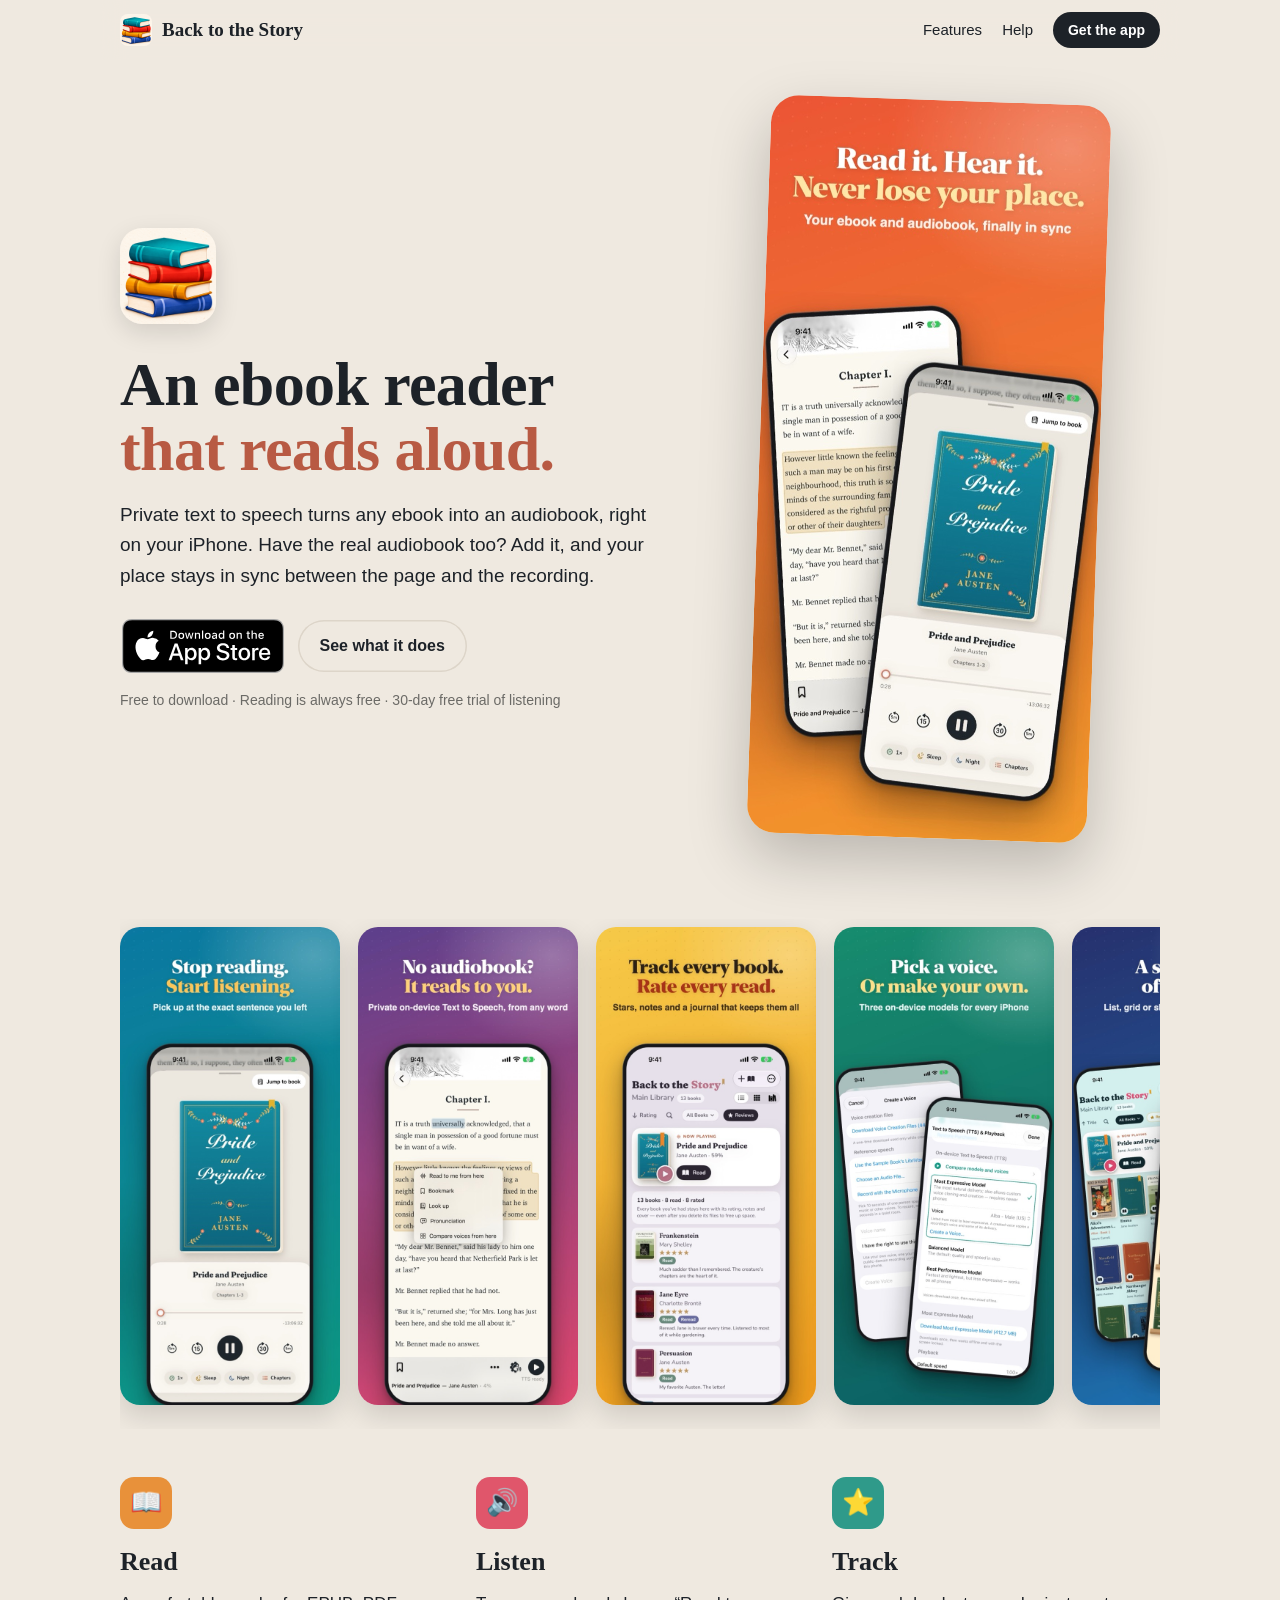
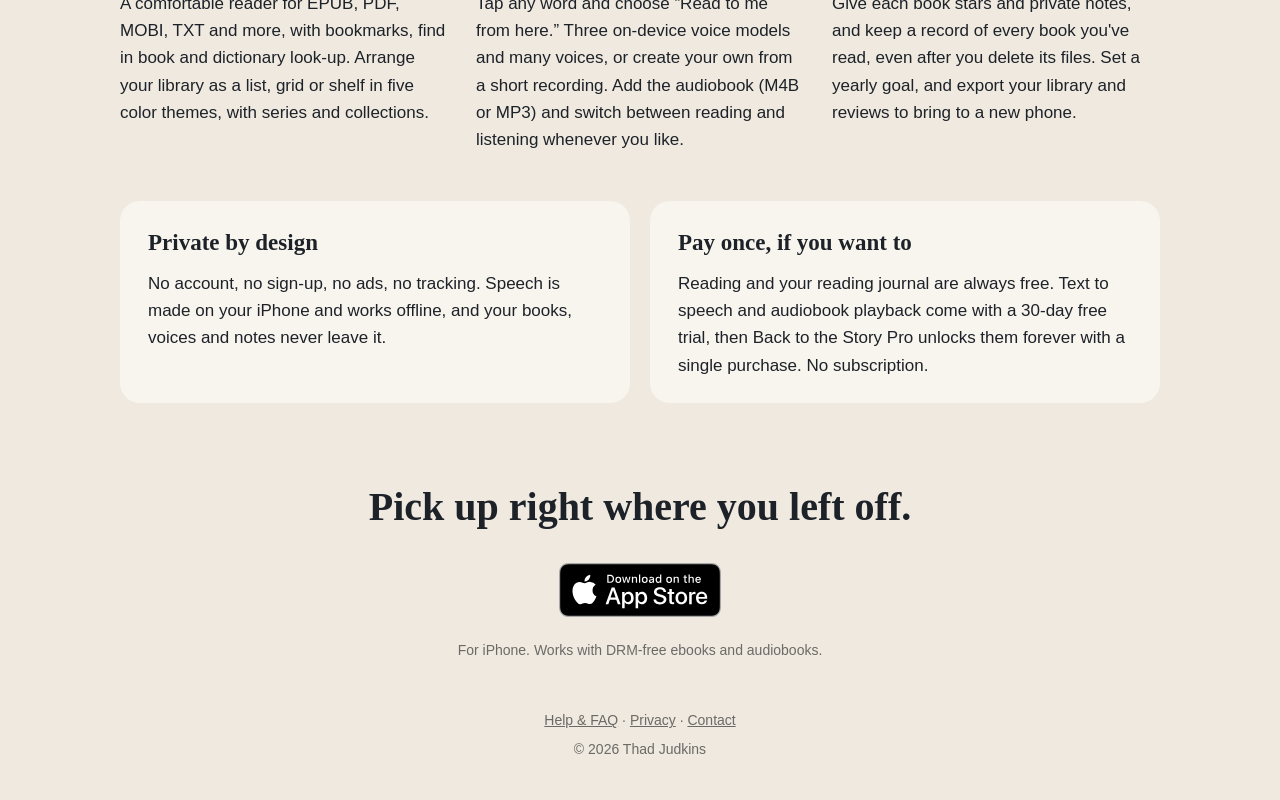
<file: index.html>
<!DOCTYPE html>
<html lang="en">
<head>
  <meta charset="utf-8">
  <meta name="viewport" content="width=device-width, initial-scale=1">
  <title>Back to the Story: an ebook reader that reads aloud</title>
  <meta name="description" content="Back to the Story is an iPhone ebook reader with private, on-device text to speech. Add the audiobook and your place stays in sync between page and recording. No account, no subscription.">
  <meta property="og:title" content="Back to the Story">
  <meta property="og:description" content="An ebook reader that reads aloud, privately on your iPhone, and keeps your audiobook in sync.">
  <meta property="og:image" content="https://backtothestory.com/img/02-hero.jpg">
  <meta property="og:url" content="https://backtothestory.com/">
  <meta name="apple-itunes-app" content="app-id=6811297859">
  <link rel="icon" href="img/icon.png">
  <link rel="apple-touch-icon" href="apple-touch-icon.png">
  <link rel="stylesheet" href="style.css">
</head>
<body class="home">
<nav class="topnav">
  <a class="brand" href="./"><img src="img/icon.png" alt="" width="32" height="32">Back to the Story</a>
  <div class="links">
    <a href="#features">Features</a>
    <a href="help.html">Help</a>
    <a class="btn btn-small" href="https://apps.apple.com/app/id6811297859">Get the app</a>
  </div>
</nav>

<section class="hero">
  <div class="hero-text">
    <img class="hero-icon" src="img/icon.png" alt="Back to the Story app icon" width="96" height="96">
    <h1>An ebook reader<br><em>that reads aloud.</em></h1>
    <p class="lede">Private text to speech turns any ebook into an audiobook, right on your iPhone. Have the real audiobook too? Add it, and your place stays in sync between the page and the recording.</p>
    <div class="cta">
      <a class="store-badge" href="https://apps.apple.com/app/id6811297859">
        <picture>
          <source media="(prefers-color-scheme: dark)" srcset="img/app-store-badge-white.svg">
          <img src="img/app-store-badge-black.svg" alt="Download on the App Store" width="162" height="54">
        </picture>
      </a>
      <a class="btn btn-ghost" href="#features">See what it does</a>
    </div>
    <p class="fine">Free to download · Reading is always free · 30-day free trial of listening</p>
  </div>
  <div class="hero-shot">
    <img src="img/02-hero.jpg" alt="Read it. Hear it. Never lose your place. The reader and audiobook player showing Pride and Prejudice." width="600" height="1304">
  </div>
</section>

<section class="gallery" aria-label="Screenshots">
  <div class="strip">
    <img src="img/03-listen.jpg" alt="Stop reading, start listening: pick up at the exact sentence you left" loading="lazy" width="600" height="1304">
    <img src="img/04-aloud.jpg" alt="No audiobook? It reads to you: private on-device text to speech from any word" loading="lazy" width="600" height="1304">
    <img src="img/05-track.jpg" alt="Track every book, rate every read: stars, notes and a reading journal" loading="lazy" width="600" height="1304">
    <img src="img/06-voices.jpg" alt="Pick a voice or make your own: three on-device voice models" loading="lazy" width="600" height="1304">
    <img src="img/07-shelf.jpg" alt="A shelf full of stories: list, grid or shelf views in five color themes" loading="lazy" width="600" height="1304">
    <img src="img/08-add.jpg" alt="Add a book in seconds: EPUB, PDF, MOBI, M4B, MP3 and more" loading="lazy" width="600" height="1304">
  </div>
</section>

<section id="features" class="features">
  <div class="feature">
    <div class="ficon" style="--c:#e8913a" aria-hidden="true">📖</div>
    <h2>Read</h2>
    <p>A comfortable reader for EPUB, PDF, MOBI, TXT and more, with bookmarks, find in book and dictionary look-up. Arrange your library as a list, grid or shelf in five color themes, with series and collections.</p>
  </div>
  <div class="feature">
    <div class="ficon" style="--c:#e0566b" aria-hidden="true">🔊</div>
    <h2>Listen</h2>
    <p>Tap any word and choose “Read to me from here.” Three on-device voice models and many voices, or create your own from a short recording. Add the audiobook (M4B or MP3) and switch between reading and listening whenever you like.</p>
  </div>
  <div class="feature">
    <div class="ficon" style="--c:#2f9a8a" aria-hidden="true">⭐</div>
    <h2>Track</h2>
    <p>Give each book stars and private notes, and keep a record of every book you've read, even after you delete its files. Set a yearly goal, and export your library and reviews to bring to a new phone.</p>
  </div>
</section>

<section class="promise">
  <div class="promise-card">
    <h2>Private by design</h2>
    <p>No account, no sign-up, no ads, no tracking. Speech is made on your iPhone and works offline, and your books, voices and notes never leave it.</p>
  </div>
  <div class="promise-card">
    <h2>Pay once, if you want to</h2>
    <p>Reading and your reading journal are always free. Text to speech and audiobook playback come with a 30-day free trial, then Back to the Story Pro unlocks them forever with a single purchase. No subscription.</p>
  </div>
</section>

<section class="closing">
  <h2>Pick up right where you left off.</h2>
  <a class="store-badge" href="https://apps.apple.com/app/id6811297859">
        <picture>
          <source media="(prefers-color-scheme: dark)" srcset="img/app-store-badge-white.svg">
          <img src="img/app-store-badge-black.svg" alt="Download on the App Store" width="162" height="54">
        </picture>
      </a>
  <p class="fine">For iPhone. Works with DRM-free ebooks and audiobooks.</p>
</section>

<footer>
  <a href="help.html">Help &amp; FAQ</a> · <a href="privacy.html">Privacy</a> · <a href="mailto:backtothestory.app@gmail.com">Contact</a>
  <div>&copy; 2026 Thad Judkins</div>
</footer>
</body>
</html>
</file>
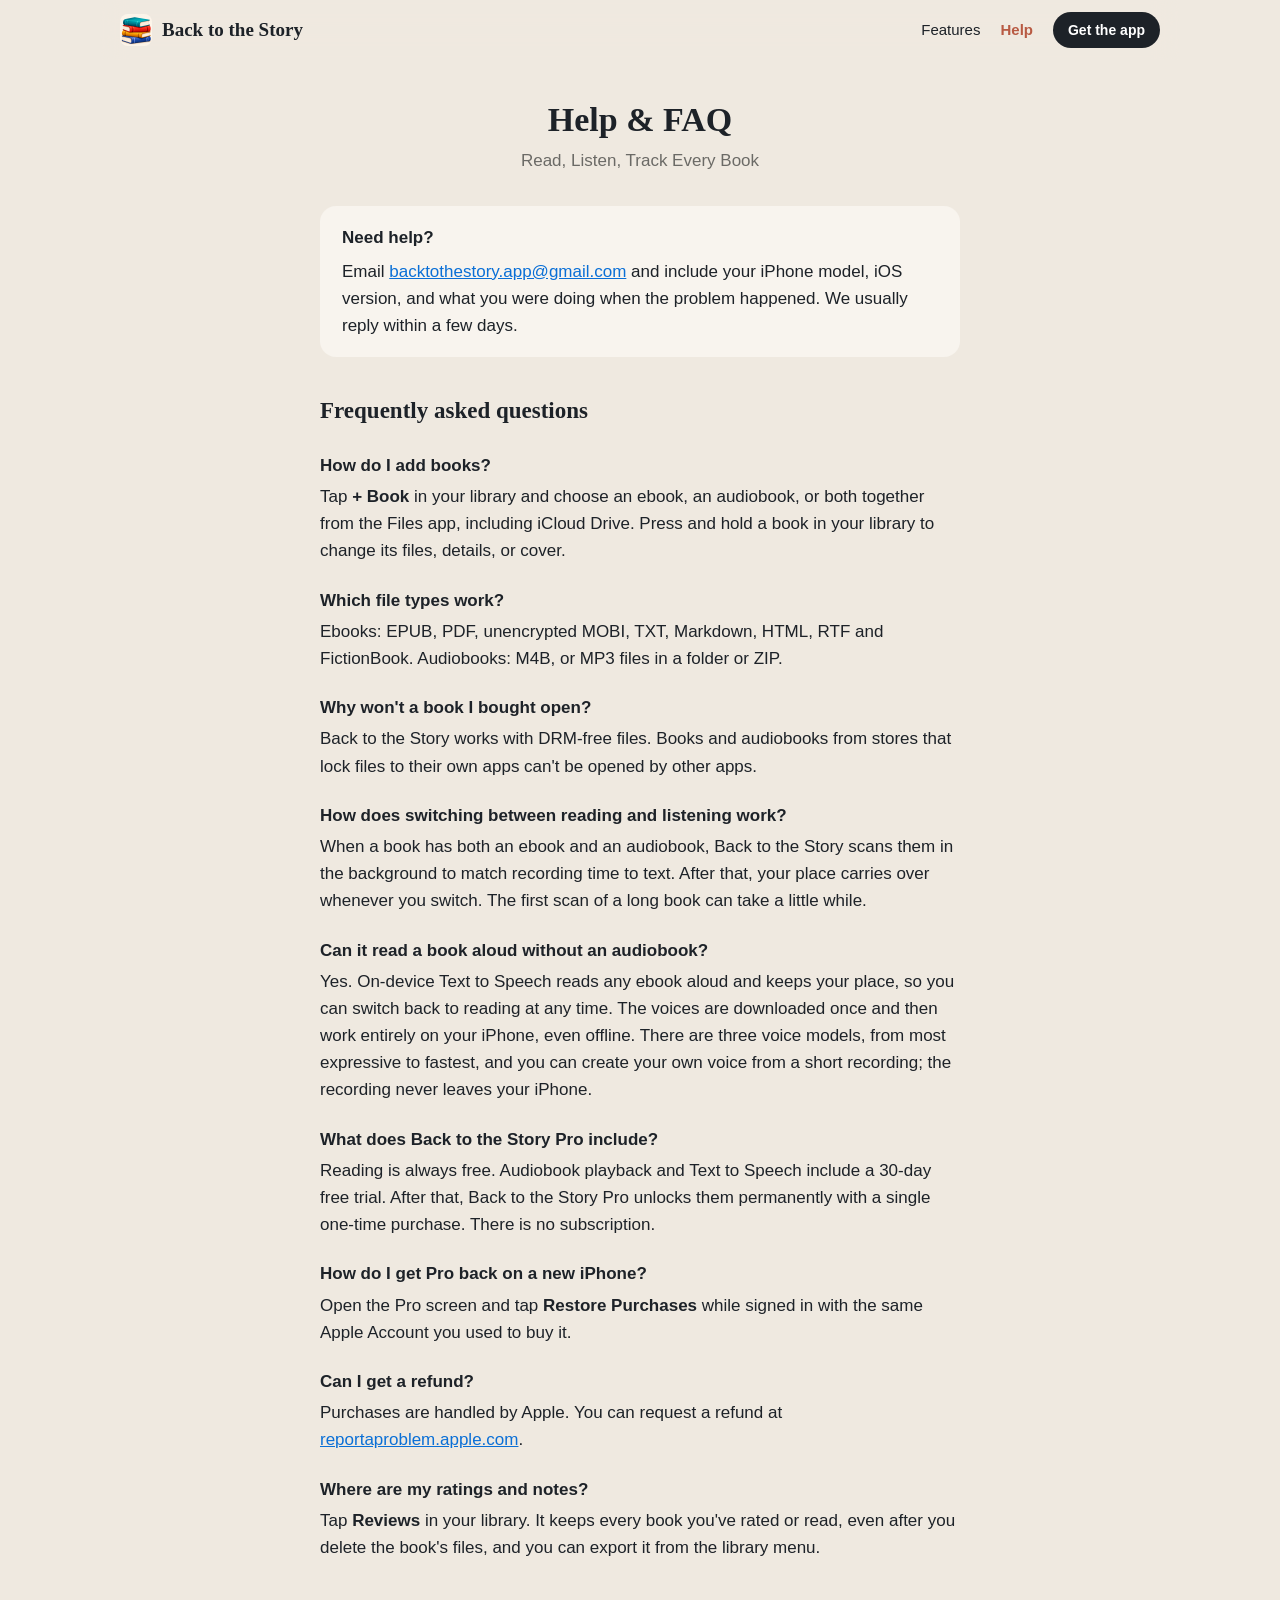
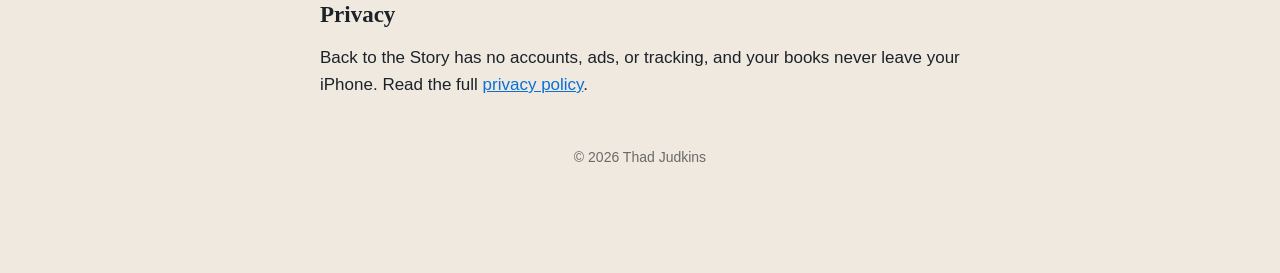
<file: help.html>
<!DOCTYPE html>
<html lang="en">
<head>
  <meta charset="utf-8">
  <meta name="viewport" content="width=device-width, initial-scale=1">
  <title>Back to the Story Help</title>
  <meta name="description" content="Help and contact information for Back to the Story, the iPhone app for reading, listening to and keeping track of your books.">
  <link rel="icon" href="img/icon.png">
  <link rel="apple-touch-icon" href="apple-touch-icon.png">
  <link rel="stylesheet" href="style.css">
</head>
<body>
<nav class="topnav">
  <a class="brand" href="./"><img src="img/icon.png" alt="" width="32" height="32">Back to the Story</a>
  <div class="links">
    <a href="./#features">Features</a>
    <a href="help.html" aria-current="page">Help</a>
    <a class="btn btn-small" href="https://apps.apple.com/app/id6811297859">Get the app</a>
  </div>
</nav>
<main>
  <header>
    <h1>Help &amp; FAQ</h1>
    <p class="sub">Read, Listen, Track Every Book</p>
  </header>

  <div class="card">
    <strong>Need help?</strong>
    <p style="margin:6px 0 0">Email <a href="mailto:backtothestory.app@gmail.com">backtothestory.app@gmail.com</a> and include your iPhone model, iOS version, and what you were doing when the problem happened. We usually reply within a few days.</p>
  </div>

  <h2>Frequently asked questions</h2>

  <h3>How do I add books?</h3>
  <p>Tap <strong>+ Book</strong> in your library and choose an ebook, an audiobook, or both together from the Files app, including iCloud Drive. Press and hold a book in your library to change its files, details, or cover.</p>

  <h3>Which file types work?</h3>
  <p>Ebooks: EPUB, PDF, unencrypted MOBI, TXT, Markdown, HTML, RTF and FictionBook. Audiobooks: M4B, or MP3 files in a folder or ZIP.</p>

  <h3>Why won't a book I bought open?</h3>
  <p>Back to the Story works with DRM-free files. Books and audiobooks from stores that lock files to their own apps can't be opened by other apps.</p>

  <h3>How does switching between reading and listening work?</h3>
  <p>When a book has both an ebook and an audiobook, Back to the Story scans them in the background to match recording time to text. After that, your place carries over whenever you switch. The first scan of a long book can take a little while.</p>

  <h3>Can it read a book aloud without an audiobook?</h3>
  <p>Yes. On-device Text to Speech reads any ebook aloud and keeps your place, so you can switch back to reading at any time. The voices are downloaded once and then work entirely on your iPhone, even offline. There are three voice models, from most expressive to fastest, and you can create your own voice from a short recording; the recording never leaves your iPhone.</p>

  <h3>What does Back to the Story Pro include?</h3>
  <p>Reading is always free. Audiobook playback and Text to Speech include a 30-day free trial. After that, Back to the Story Pro unlocks them permanently with a single one-time purchase. There is no subscription.</p>

  <h3>How do I get Pro back on a new iPhone?</h3>
  <p>Open the Pro screen and tap <strong>Restore Purchases</strong> while signed in with the same Apple Account you used to buy it.</p>

  <h3>Can I get a refund?</h3>
  <p>Purchases are handled by Apple. You can request a refund at <a href="https://reportaproblem.apple.com">reportaproblem.apple.com</a>.</p>

  <h3>Where are my ratings and notes?</h3>
  <p>Tap <strong>Reviews</strong> in your library. It keeps every book you've rated or read, even after you delete the book's files, and you can export it from the library menu.</p>

  <h2>Privacy</h2>
  <p>Back to the Story has no accounts, ads, or tracking, and your books never leave your iPhone. Read the full <a href="privacy.html">privacy policy</a>.</p>

  <footer>&copy; 2026 Thad Judkins</footer>
</main>
</body>
</html>
</file>
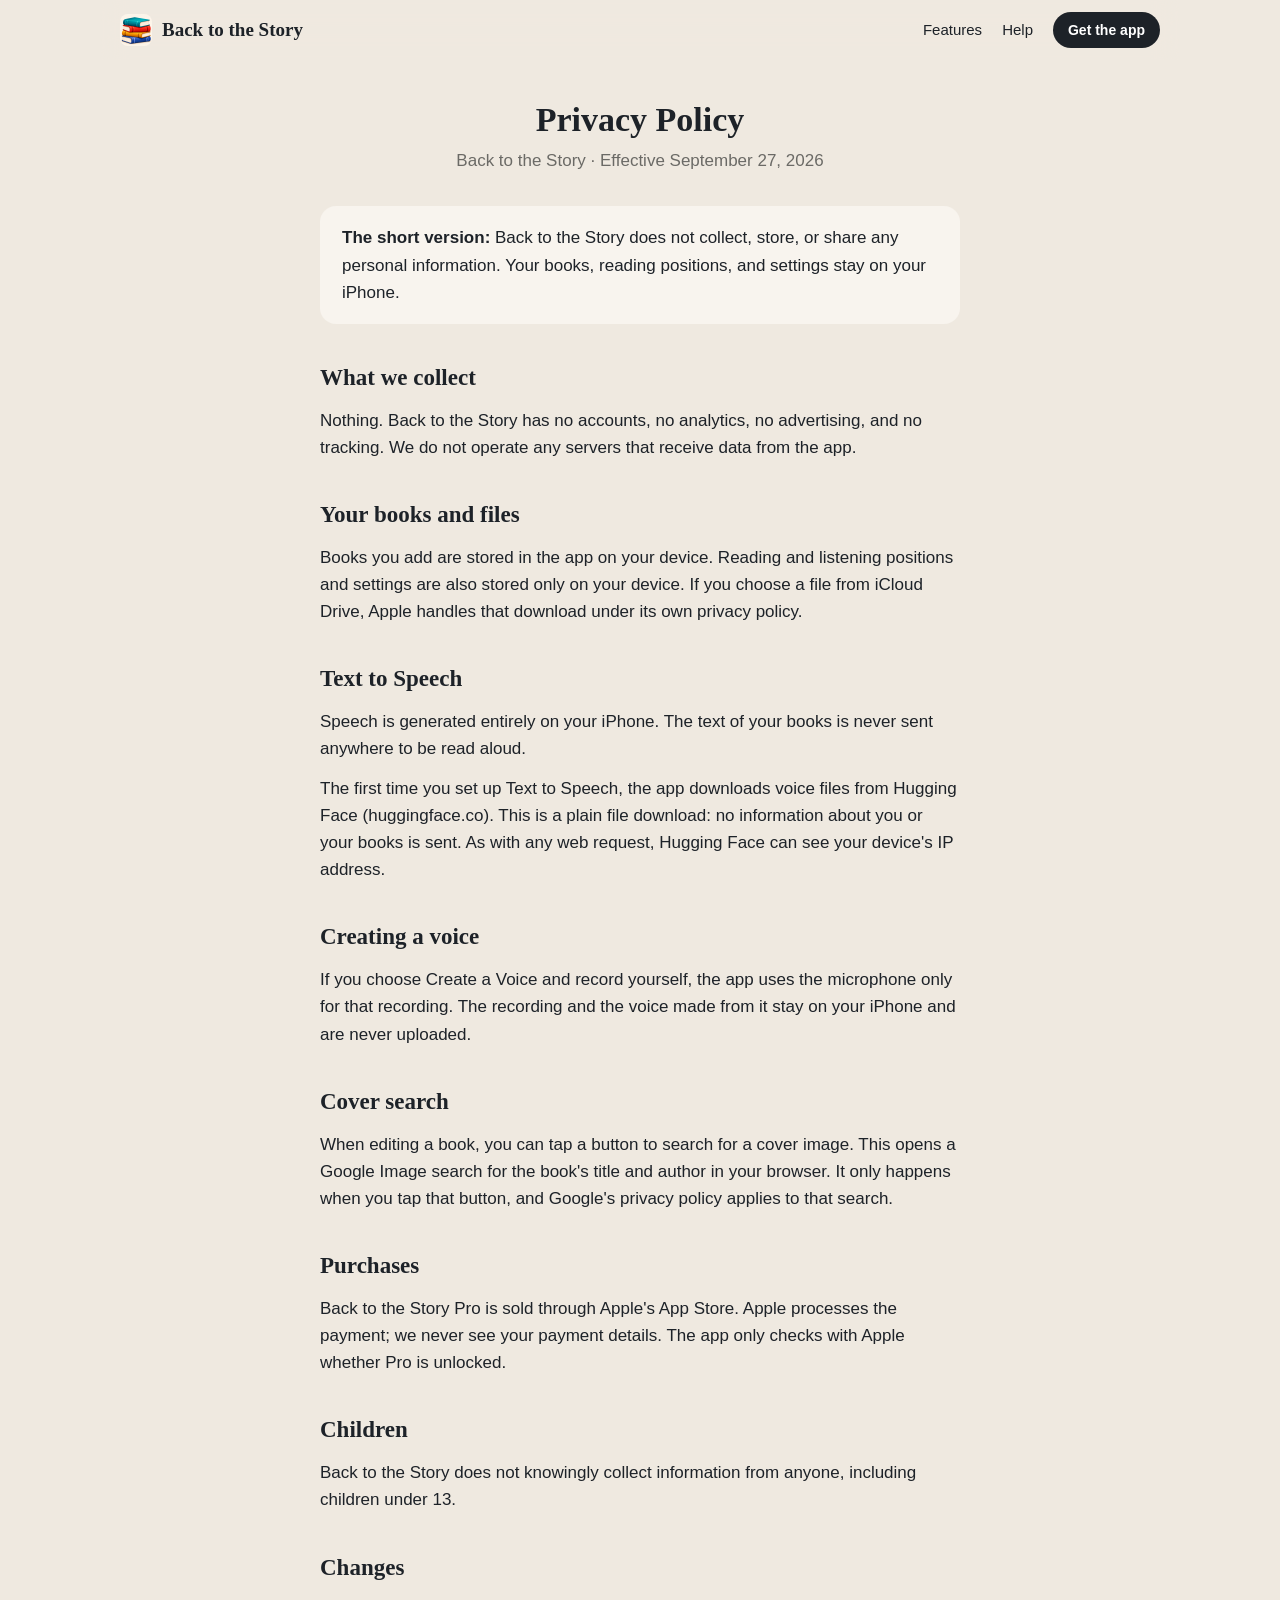
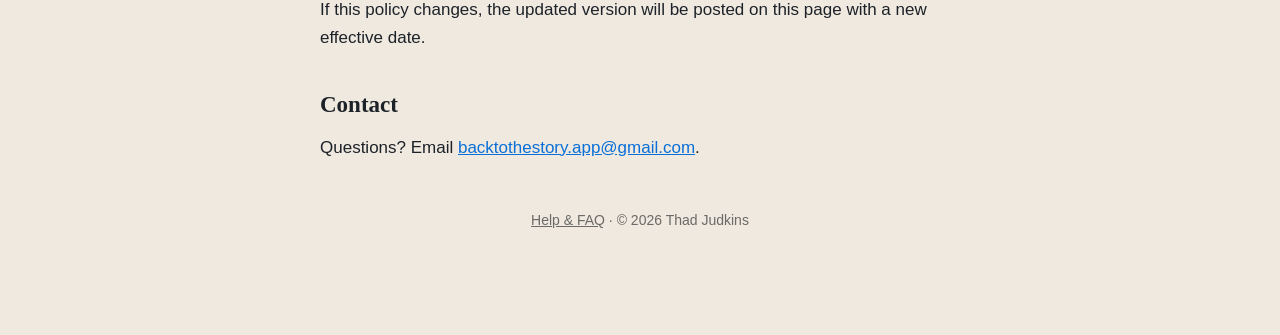
<file: privacy.html>
<!DOCTYPE html>
<html lang="en">
<head>
  <meta charset="utf-8">
  <meta name="viewport" content="width=device-width, initial-scale=1">
  <title>Back to the Story Privacy Policy</title>
  <meta name="description" content="Privacy policy for the Back to the Story iPhone app.">
  <link rel="icon" href="img/icon.png">
  <link rel="apple-touch-icon" href="apple-touch-icon.png">
  <link rel="stylesheet" href="style.css">
</head>
<body>
<nav class="topnav">
  <a class="brand" href="./"><img src="img/icon.png" alt="" width="32" height="32">Back to the Story</a>
  <div class="links">
    <a href="./#features">Features</a>
    <a href="help.html">Help</a>
    <a class="btn btn-small" href="https://apps.apple.com/app/id6811297859">Get the app</a>
  </div>
</nav>
<main>
  <header>
    <h1>Privacy Policy</h1>
    <p class="sub">Back to the Story &middot; Effective September 27, 2026</p>
  </header>

  <div class="card">
    <strong>The short version:</strong> Back to the Story does not collect, store, or share any personal information. Your books, reading positions, and settings stay on your iPhone.
  </div>

  <h2>What we collect</h2>
  <p>Nothing. Back to the Story has no accounts, no analytics, no advertising, and no tracking. We do not operate any servers that receive data from the app.</p>

  <h2>Your books and files</h2>
  <p>Books you add are stored in the app on your device. Reading and listening positions and settings are also stored only on your device. If you choose a file from iCloud Drive, Apple handles that download under its own privacy policy.</p>

  <h2>Text to Speech</h2>
  <p>Speech is generated entirely on your iPhone. The text of your books is never sent anywhere to be read aloud.</p>
  <p>The first time you set up Text to Speech, the app downloads voice files from Hugging Face (huggingface.co). This is a plain file download: no information about you or your books is sent. As with any web request, Hugging Face can see your device's IP address.</p>

  <h2>Creating a voice</h2>
  <p>If you choose Create a Voice and record yourself, the app uses the microphone only for that recording. The recording and the voice made from it stay on your iPhone and are never uploaded.</p>

  <h2>Cover search</h2>
  <p>When editing a book, you can tap a button to search for a cover image. This opens a Google Image search for the book's title and author in your browser. It only happens when you tap that button, and Google's privacy policy applies to that search.</p>

  <h2>Purchases</h2>
  <p>Back to the Story Pro is sold through Apple's App Store. Apple processes the payment; we never see your payment details. The app only checks with Apple whether Pro is unlocked.</p>

  <h2>Children</h2>
  <p>Back to the Story does not knowingly collect information from anyone, including children under 13.</p>

  <h2>Changes</h2>
  <p>If this policy changes, the updated version will be posted on this page with a new effective date.</p>

  <h2>Contact</h2>
  <p>Questions? Email <a href="mailto:backtothestory.app@gmail.com">backtothestory.app@gmail.com</a>.</p>

  <footer><a href="help.html">Help &amp; FAQ</a> &middot; &copy; 2026 Thad Judkins</footer>
</main>
</body>
</html>
</file>
<file: style.css>
:root {
  --bg: #efe9e0;
  --text: #1d2228;
  --muted: #6b6a66;
  --accent: #d87a62;
  --accent-ink: #b85a43;
  --link: #0a6fd6;
  --card: #f8f4ee;
  --line: #ddd5c9;
  --btn: #1d2228;
  --btn-text: #fff;
}
@media (prefers-color-scheme: dark) {
  :root {
    --bg: #1b1c1e;
    --text: #ece8e1;
    --muted: #a39f98;
    --accent-ink: #ee9a83;
    --link: #5aa9ff;
    --card: #25272a;
    --line: #34363a;
    --btn: #ece8e1;
    --btn-text: #1b1c1e;
  }
}
* { box-sizing: border-box; }
html { scroll-behavior: smooth; }
body {
  margin: 0;
  background: var(--bg);
  color: var(--text);
  font: 17px/1.6 -apple-system, BlinkMacSystemFont, "Segoe UI", Helvetica, Arial, sans-serif;
}
main { max-width: 680px; margin: 0 auto; padding: 40px 20px 64px; }
header { text-align: center; margin-bottom: 32px; }
h1 { font-family: Georgia, "Times New Roman", serif; font-size: 34px; line-height: 1.2; margin: 0 0 6px; }
h2 { font-family: Georgia, "Times New Roman", serif; font-size: 23px; margin: 36px 0 10px; }
h3 { font-size: 17px; margin: 22px 0 4px; }
p, li { margin: 0 0 12px; }
.sub { color: var(--muted); margin: 0; }
.card { background: var(--card); border-radius: 16px; padding: 18px 22px; margin: 20px 0; }
a { color: var(--link); }
footer { color: var(--muted); font-size: 14px; text-align: center; margin: 48px 0 40px; }
footer a { color: var(--muted); }
footer div { margin-top: 6px; }

/* Top bar, shared by every page */
.topnav {
  position: sticky; top: 0; z-index: 10;
  display: flex; align-items: center; justify-content: space-between; gap: 16px;
  max-width: 1080px; margin: 0 auto; padding: 12px 20px;
  background: color-mix(in srgb, var(--bg) 88%, transparent);
  backdrop-filter: blur(12px); -webkit-backdrop-filter: blur(12px);
}
.brand {
  display: flex; align-items: center; gap: 10px;
  color: var(--text); text-decoration: none;
  font-family: Georgia, "Times New Roman", serif; font-weight: 700; font-size: 19px;
}
.brand img { border-radius: 8px; }
.links { display: flex; align-items: center; gap: 20px; font-size: 15px; }
.links a { color: var(--text); text-decoration: none; }
.links a:hover { color: var(--accent-ink); }
.links a[aria-current="page"] { color: var(--accent-ink); font-weight: 600; }

/* Buttons */
.btn {
  display: inline-flex; align-items: center; gap: 9px;
  background: var(--btn); color: var(--btn-text) !important;
  padding: 13px 22px; border-radius: 999px;
  font-weight: 600; font-size: 16px; text-decoration: none;
  transition: transform .15s ease, opacity .15s ease;
}
.btn:hover { transform: translateY(-1px); opacity: .92; }
.btn-small { padding: 7px 15px; font-size: 14px; }
.btn-ghost { background: transparent; color: var(--text) !important; box-shadow: inset 0 0 0 1.5px var(--line); }

/* Home page */
.home section { max-width: 1080px; margin: 0 auto; padding: 0 20px; }
.hero {
  display: grid; grid-template-columns: 1.15fr 1fr; gap: 48px; align-items: center;
  padding-top: 40px !important; padding-bottom: 24px !important;
}
.hero-icon { border-radius: 22px; box-shadow: 0 8px 24px rgba(0,0,0,.12); margin-bottom: 20px; }
.hero h1 { font-size: clamp(40px, 5.4vw, 62px); line-height: 1.05; margin: 0 0 18px; letter-spacing: -0.01em; }
.hero h1 em { font-style: normal; color: var(--accent-ink); }
.lede { font-size: 19px; color: var(--text); max-width: 34em; margin-bottom: 26px; }
.cta { display: flex; flex-wrap: wrap; gap: 12px; margin-bottom: 14px; }
.fine { color: var(--muted); font-size: 14px; margin: 0; }
.hero-shot { display: flex; justify-content: center; }
.hero-shot img {
  width: 100%; max-width: 340px; height: auto;
  border-radius: 28px; box-shadow: 0 24px 60px rgba(0,0,0,.22);
  transform: rotate(2deg);
}

.gallery { padding-top: 56px !important; }
.strip {
  display: flex; gap: 18px; overflow-x: auto; scroll-snap-type: x mandatory;
  padding: 8px 4px 24px; scrollbar-width: thin;
}
.strip img {
  flex: 0 0 auto; width: 220px; height: auto; border-radius: 20px;
  scroll-snap-align: start; box-shadow: 0 10px 28px rgba(0,0,0,.14);
}

.features {
  display: grid; grid-template-columns: repeat(3, 1fr); gap: 28px;
  padding-top: 48px !important; scroll-margin-top: 70px;
}
.feature h2 { margin: 12px 0 8px; font-size: 26px; }
.feature p { color: var(--text); }
.ficon {
  width: 52px; height: 52px; border-radius: 14px;
  background: var(--c); display: flex; align-items: center; justify-content: center;
  font-size: 26px;
}

.promise { display: grid; grid-template-columns: 1fr 1fr; gap: 20px; padding-top: 36px !important; }
.promise-card { background: var(--card); border-radius: 20px; padding: 24px 28px; }
.promise-card h2 { margin: 0 0 8px; }
.promise-card p { margin: 0; }

.closing { text-align: center; padding-top: 72px !important; }
.closing h2 { font-size: clamp(28px, 3.6vw, 40px); margin: 0 0 22px; }
.closing .fine { margin-top: 14px; }

@media (max-width: 820px) {
  .hero { grid-template-columns: 1fr; gap: 36px; text-align: center; padding-top: 24px !important; }
  .hero-icon { margin: 0 auto 18px; display: block; }
  .lede { margin-left: auto; margin-right: auto; }
  .cta { justify-content: center; }
  .hero-shot img { max-width: 280px; transform: none; }
  .features, .promise { grid-template-columns: 1fr; }
  .strip img { width: 180px; }
}
@media (max-width: 520px) {
  .links { gap: 14px; }
  .links a:not(.btn) { font-size: 14px; }
  .brand span, .brand { font-size: 0; }
  .brand img { width: 36px; height: 36px; }
}

/* Apple's official badge: keep at least 40px tall and leave clear space */
.store-badge { display: inline-flex; align-items: center; padding: 2px; transition: transform .15s ease; }
.store-badge:hover { transform: translateY(-1px); }
.store-badge img { display: block; height: 54px; width: auto; }
.cta { align-items: center; }
</file>
